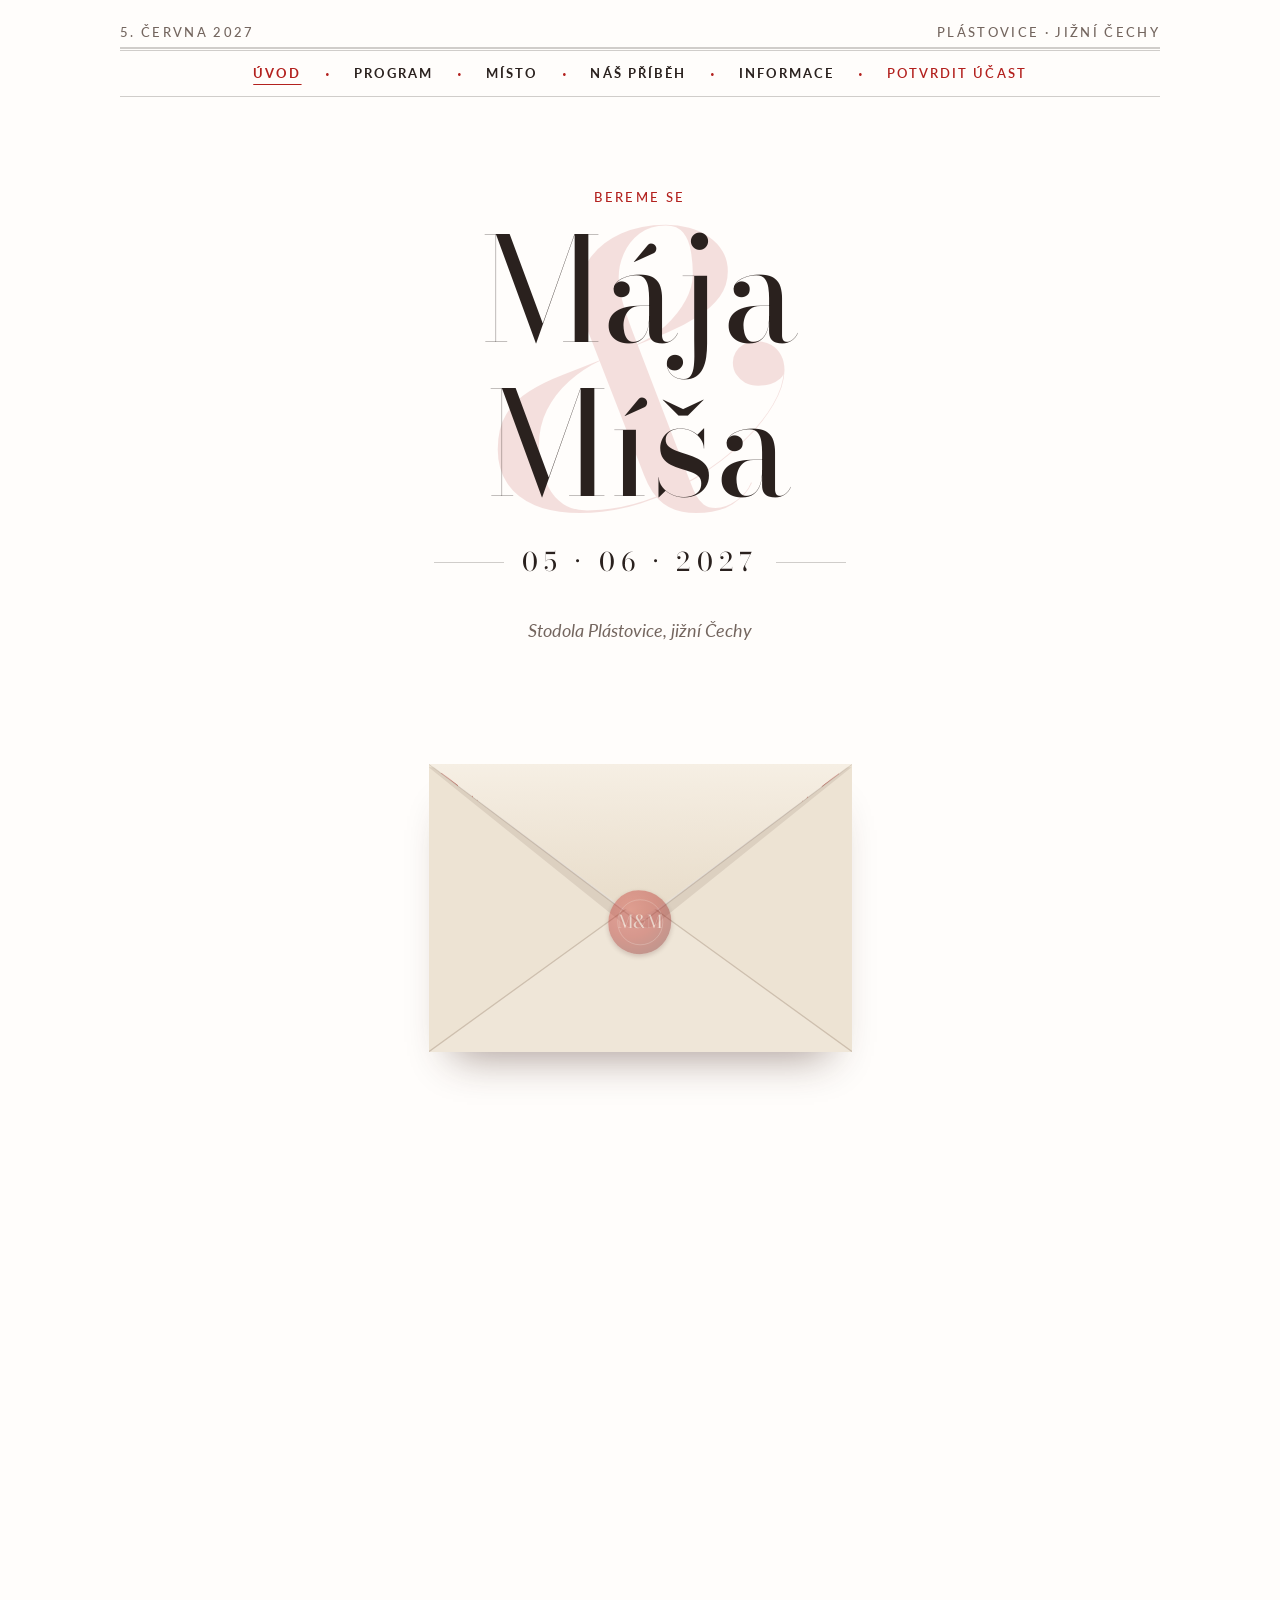
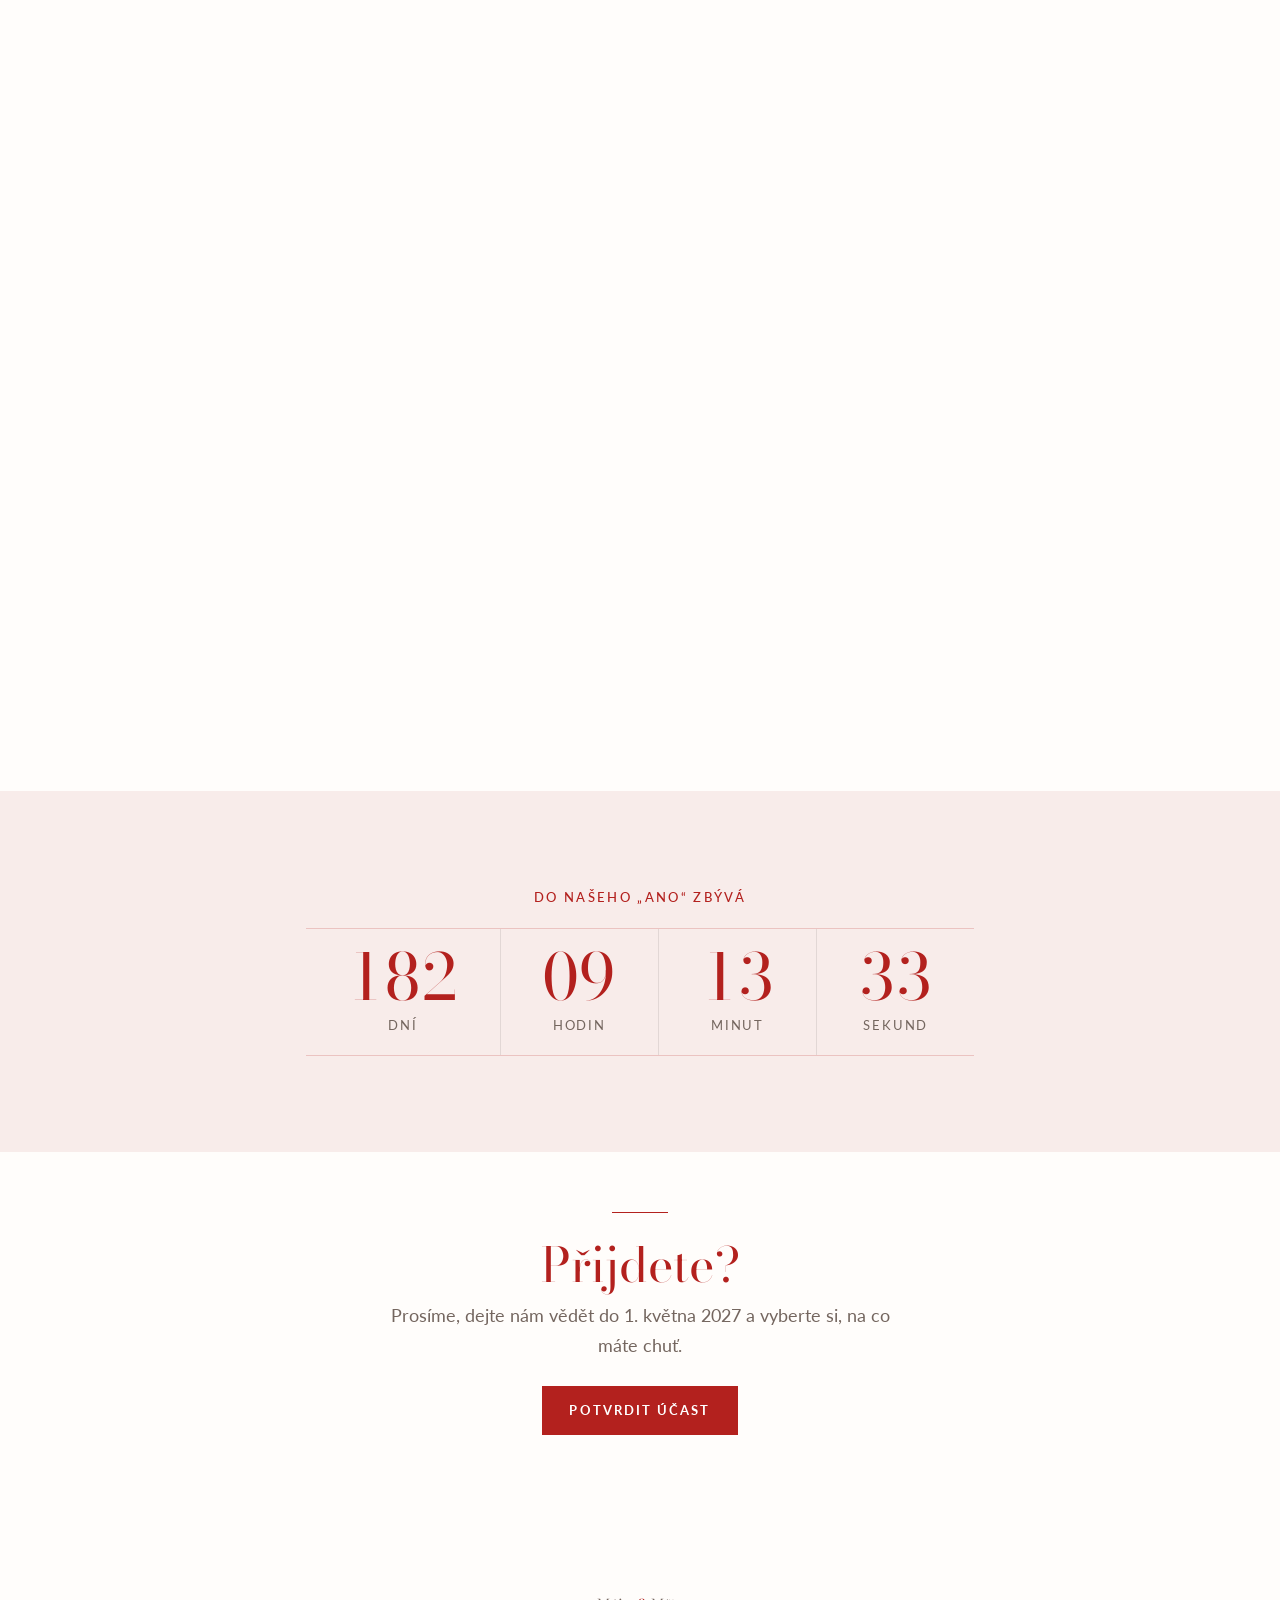
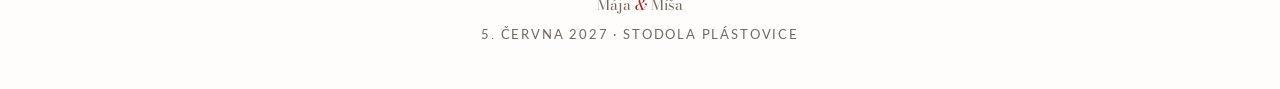
<file: index.html>
<!doctype html>
<html lang="cs">
<head>
  <meta charset="utf-8">
  <meta name="viewport" content="width=device-width, initial-scale=1">
  <title>Mája &amp; Míša · 5. 6. 2027</title>
  <meta name="description" content="Svatba Máji a Míši – 5. června 2027, Stodola Plástovice.">
  <!-- not listed in search engines: the site is only for invited guests -->
  <meta name="robots" content="noindex, nofollow">
  <!-- link preview (WhatsApp, Messenger, …) -->
  <meta property="og:type" content="website">
  <meta property="og:title" content="Mája &amp; Míša · 5. 6. 2027">
  <meta property="og:description" content="Svatba Máji a Míši – 5. června 2027, Stodola Plástovice.">
  <meta property="og:url" content="https://klarafoundbug.github.io/maja-svatba/">
  <meta property="og:image" content="https://klarafoundbug.github.io/maja-svatba/img/og.jpg">
  <meta property="og:image:width" content="1200">
  <meta property="og:image:height" content="630">
  <meta property="og:locale" content="cs_CZ">
  <meta name="twitter:card" content="summary_large_image">
  <link rel="icon" href="img/favicon.svg?v=cat1" type="image/svg+xml">
  <link rel="preconnect" href="https://fonts.googleapis.com">
  <link rel="preconnect" href="https://fonts.gstatic.com" crossorigin>
  <link href="https://fonts.googleapis.com/css2?family=Bodoni+Moda:ital,opsz,wght@0,6..96,400;0,6..96,500;1,6..96,400&family=Lato:wght@400;700&display=swap" rel="stylesheet">
  <link rel="stylesheet" href="css/style.css">
  <script src="js/config.js"></script>
  <script src="js/main.js" defer></script>
</head>
<body data-page="index">
  <header data-masthead>
    <!-- záložní menu, kdyby se nenačetl JavaScript (main.js ho nahradí) -->
    <nav class="nav"><ul class="nav__list" style="display:flex"><li><a href="index.html">Úvod</a></li><li><a href="program.html">Program</a></li><li><a href="misto.html">Místo</a></li><li><a href="pribeh.html">Náš příběh</a></li><li><a href="info.html">Informace</a></li></ul></nav>
  </header>

  <main>
    <section class="intro">
      <span class="smallcaps kicker">Bereme se</span>
      <h1 class="intro__names"><span class="intro__name">Mája</span> <span class="amp" aria-hidden="true">&amp;</span><span class="visually-hidden">a</span> <span class="intro__name">Míša</span></h1>
      <p class="intro__date">05 · 06 · 2027</p>
      <p class="intro__place">Stodola Plástovice, jižní Čechy</p>
    </section>

    <!-- Obálka s pozvánkou – otevře se při scrollování -->
    <section class="envelope-stage" data-envelope-stage aria-label="Pozvánka">
      <div class="envelope-sticky">
        <div class="envelope-scene" data-env-scene>
          <div class="envelope">
            <div class="env-back"></div>
            <div class="env-card-clip">
              <!-- Sem pak fotku/sken skutečné pozvánky (na výšku, poměr cca 5:7) -->
              <img class="env-card" src="img/pozvanka.svg" alt="Pozvánka: Mája a Míša, 5. 6. 2027, obřad ve 13:00, Stodola Plástovice">
            </div>
            <svg class="env-front" viewBox="0 0 100 68" preserveAspectRatio="none" aria-hidden="true">
              <!-- boční chlopně -->
              <path d="M0 0 L49 37 Q50 37.8 51 37 L100 0 L100 68 L0 68Z" fill="var(--env-side)"/>
              <!-- spodní chlopeň -->
              <path d="M0 68 L47 34 Q50 32 53 34 L100 68Z" fill="var(--env-bottom)"/>
              <path d="M0 0 L49 37 Q50 37.8 51 37 L100 0" fill="none" stroke="rgba(90,60,40,.18)" stroke-width=".3"/>
              <path d="M0 68 L47 34 Q50 32 53 34 L100 68" fill="none" stroke="rgba(90,60,40,.22)" stroke-width=".3"/>
            </svg>
            <div class="env-flap-shadow"></div>
            <div class="env-flap" data-env-flap>
              <div class="env-flap__face env-flap__face--out"></div>
              <div class="env-flap__face env-flap__face--in"></div>
            </div>
            <div class="env-seal" aria-hidden="true"><span>M&amp;M</span></div>
          </div>
        </div>
      </div>
    </section>

    <section class="countdown band band--tint" aria-label="Odpočet do svatby">
      <span class="smallcaps kicker">Do našeho „ano“ zbývá</span>
      <div class="countdown__grid" data-countdown>
        <div><span data-cd="days">0</span><small>dní</small></div>
        <div><span data-cd="hours">00</span><small>hodin</small></div>
        <div><span data-cd="minutes">00</span><small>minut</small></div>
        <div><span data-cd="seconds">00</span><small>sekund</small></div>
      </div>
    </section>

    <section class="rsvp">
      <p class="fleuron" aria-hidden="true"></p>
      <h2>Přijdete?</h2>
      <p>Prosíme, dejte nám vědět do 1. května 2027 a vyberte si, na co máte chuť.</p>
      <a class="btn" data-rsvp href="#" target="_blank" rel="noopener">Potvrdit účast</a>
    </section>
  </main>

  <footer data-footer></footer>
</body>
</html>
</file>
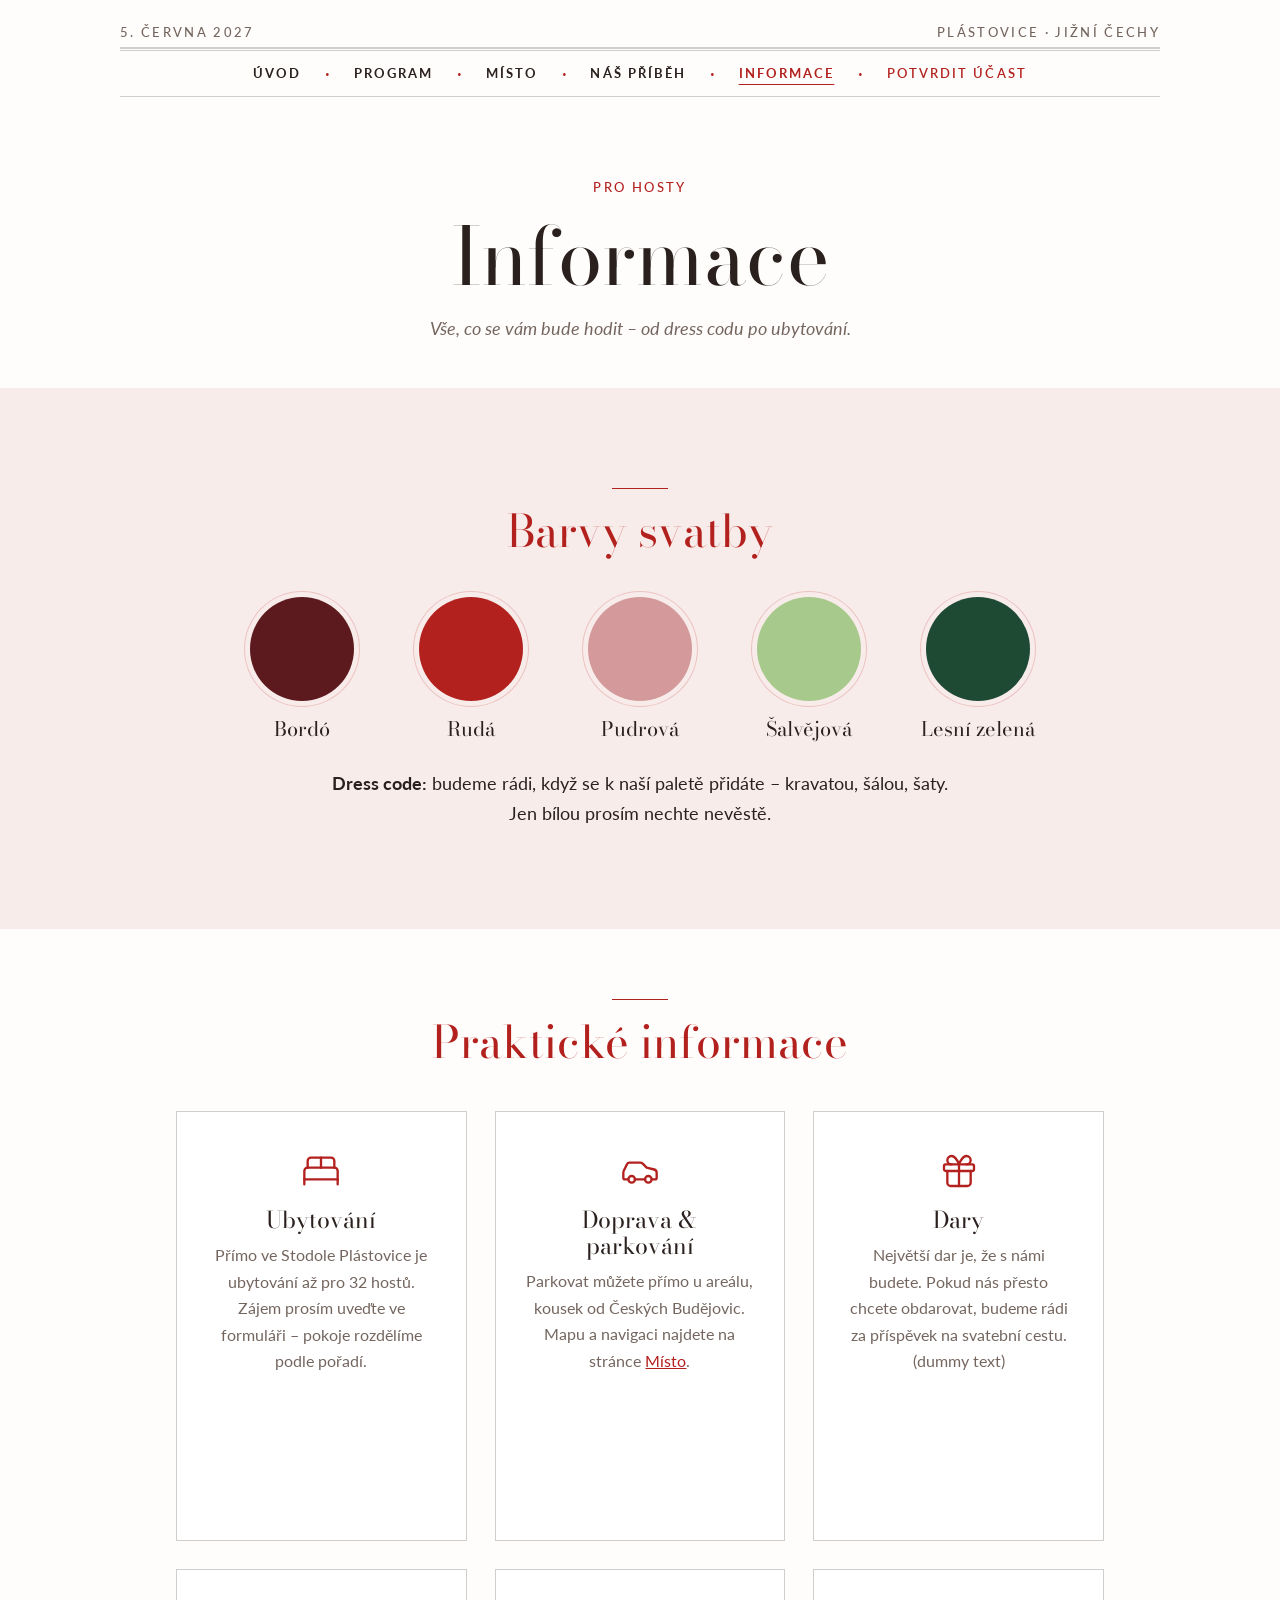
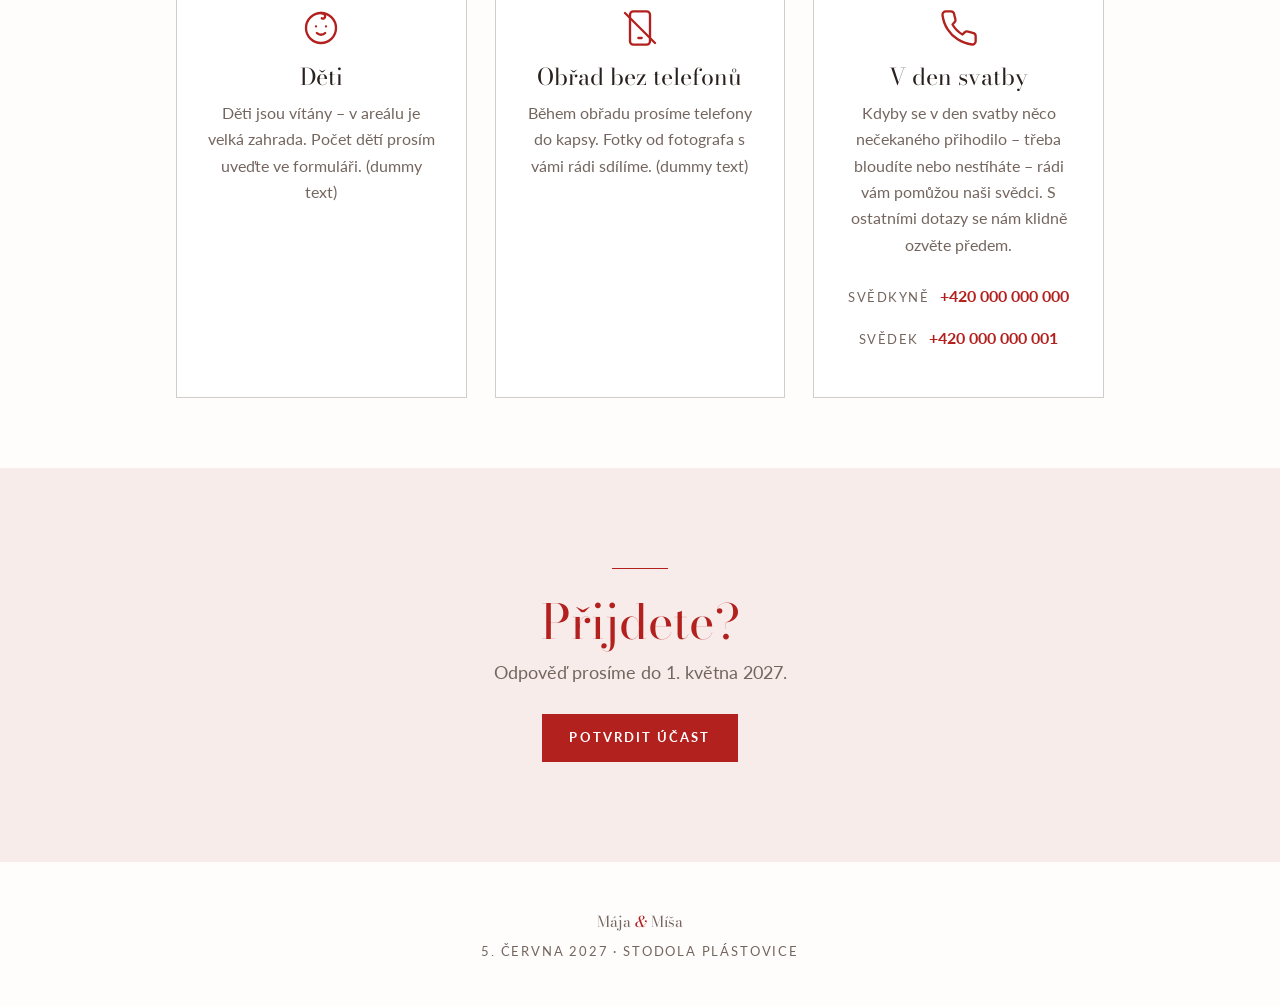
<file: info.html>
<!doctype html>
<html lang="cs">
<head>
  <meta charset="utf-8">
  <meta name="viewport" content="width=device-width, initial-scale=1">
  <title>Informace · Mája &amp; Míša</title>
  <meta name="description" content="Barvy svatby, dress code, ubytování a další praktické informace.">
  <!-- not listed in search engines: the site is only for invited guests -->
  <meta name="robots" content="noindex, nofollow">
  <!-- link preview (WhatsApp, Messenger, …) -->
  <meta property="og:type" content="website">
  <meta property="og:title" content="Informace · Mája &amp; Míša">
  <meta property="og:description" content="Barvy svatby, dress code, ubytování a další praktické informace.">
  <meta property="og:url" content="https://klarafoundbug.github.io/maja-svatba/info.html">
  <meta property="og:image" content="https://klarafoundbug.github.io/maja-svatba/img/og.jpg">
  <meta property="og:image:width" content="1200">
  <meta property="og:image:height" content="630">
  <meta property="og:locale" content="cs_CZ">
  <meta name="twitter:card" content="summary_large_image">
  <link rel="icon" href="img/favicon.svg?v=cat1" type="image/svg+xml">
  <link rel="preconnect" href="https://fonts.googleapis.com">
  <link rel="preconnect" href="https://fonts.gstatic.com" crossorigin>
  <link href="https://fonts.googleapis.com/css2?family=Bodoni+Moda:ital,opsz,wght@0,6..96,400;0,6..96,500;1,6..96,400&family=Lato:wght@400;700&display=swap" rel="stylesheet">
  <link rel="stylesheet" href="css/style.css">
  <script src="js/config.js"></script>
  <script src="js/main.js" defer></script>
</head>
<body data-page="info">
  <header data-masthead>
    <!-- záložní menu, kdyby se nenačetl JavaScript (main.js ho nahradí) -->
    <nav class="nav"><ul class="nav__list" style="display:flex"><li><a href="index.html">Úvod</a></li><li><a href="program.html">Program</a></li><li><a href="misto.html">Místo</a></li><li><a href="pribeh.html">Náš příběh</a></li><li><a href="info.html">Informace</a></li></ul></nav>
  </header>

  <main class="wrap">
    <section class="page-head">
      <span class="smallcaps kicker">Pro hosty</span>
      <h1>Informace</h1>
      <p>Vše, co se vám bude hodit – od dress codu po ubytování.</p>
    </section>

    <section class="section band band--tint" id="barvy">
      <div class="section__title">
        <p class="fleuron" aria-hidden="true"></p>
        <h2>Barvy svatby</h2>
      </div>
      <ul class="palette">
        <li style="--c:#5C1A1E"><span class="palette__dot"></span>Bordó</li>
        <li style="--c:#B3211E"><span class="palette__dot"></span>Rudá</li>
        <li style="--c:#D4999A"><span class="palette__dot"></span>Pudrová</li>
        <li style="--c:#A8C98C"><span class="palette__dot"></span>Šalvějová</li>
        <li style="--c:#1E4A33"><span class="palette__dot"></span>Lesní zelená</li>
      </ul>
      <p class="centered-text"><strong>Dress code:</strong> budeme rádi, když se k naší paletě přidáte – kravatou, šálou, šaty. Jen bílou prosím nechte nevěstě.</p>

    </section>

    <section class="section" id="prakticke">
      <div class="section__title">
        <p class="fleuron" aria-hidden="true"></p>
        <h2>Praktické informace</h2>
      </div>
      <div class="notes">
        <div class="note">
          <div class="note__icon" aria-hidden="true"><svg viewBox="0 0 24 24"><path d="M2 20v-8a2 2 0 0 1 2-2h16a2 2 0 0 1 2 2v8"/><path d="M4 10V6a2 2 0 0 1 2-2h12a2 2 0 0 1 2 2v4"/><path d="M12 4v6"/><path d="M2 17h20"/></svg></div>
          <h3>Ubytování</h3>
          <p>Přímo ve Stodole Plástovice je ubytování až pro 32 hostů. Zájem prosím uveďte ve formuláři – pokoje rozdělíme podle pořadí.</p>
        </div>
        <div class="note">
          <div class="note__icon" aria-hidden="true"><svg viewBox="0 0 24 24"><path d="M19 17h2a1 1 0 0 0 1-1v-3a2 2 0 0 0-1.5-1.9L16 10l-2.2-2.3A2.5 2.5 0 0 0 12 7H5.6a1.5 1.5 0 0 0-1.4.9L2.8 10.8A3.7 3.7 0 0 0 2 13v3a1 1 0 0 0 1 1h2"/><circle cx="7" cy="17" r="2"/><path d="M9 17h6"/><circle cx="17" cy="17" r="2"/></svg></div>
          <h3>Doprava &amp; parkování</h3>
          <p>Parkovat můžete přímo u areálu, kousek od Českých Budějovic. Mapu a navigaci najdete na stránce <a href="misto.html">Místo</a>.</p>
        </div>
        <div class="note">
          <div class="note__icon" aria-hidden="true"><svg viewBox="0 0 24 24"><rect x="3" y="8" width="18" height="4" rx="1"/><path d="M12 8v13"/><path d="M19 12v7a2 2 0 0 1-2 2H7a2 2 0 0 1-2-2v-7"/><path d="M7.5 8a2.5 2.5 0 0 1 0-5C10 3 12 8 12 8s2-5 4.5-5a2.5 2.5 0 0 1 0 5"/></svg></div>
          <h3>Dary</h3>
          <p>Největší dar je, že s námi budete. Pokud nás přesto chcete obdarovat, budeme rádi za příspěvek na svatební cestu. (dummy text)</p>
        </div>
        <div class="note">
          <div class="note__icon" aria-hidden="true"><svg viewBox="0 0 24 24"><circle cx="12" cy="12" r="9"/><path d="M9 11h.01M15 11h.01"/><path d="M9.5 15a3.5 3.5 0 0 0 5 0"/><path d="M12 3c1.5 0 2.5 1 2.5 2s-1 1.7-2 1.2"/></svg></div>
          <h3>Děti</h3>
          <p>Děti jsou vítány – v areálu je velká zahrada. Počet dětí prosím uveďte ve formuláři. (dummy text)</p>
        </div>
        <div class="note">
          <div class="note__icon" aria-hidden="true"><svg viewBox="0 0 24 24"><rect x="6" y="2" width="12" height="20" rx="2"/><path d="M11 18h2"/><path d="M3 3l18 18"/></svg></div>
          <h3>Obřad bez telefonů</h3>
          <p>Během obřadu prosíme telefony do kapsy. Fotky od fotografa s vámi rádi sdílíme. (dummy text)</p>
        </div>
        <div class="note" id="kontakt">
          <div class="note__icon" aria-hidden="true"><svg viewBox="0 0 24 24"><path d="M22 16.9v3a2 2 0 0 1-2.2 2 19.8 19.8 0 0 1-8.6-3.1 19.5 19.5 0 0 1-6-6A19.8 19.8 0 0 1 2.1 4.2 2 2 0 0 1 4.1 2h3a2 2 0 0 1 2 1.7c.1.9.4 1.9.7 2.8a2 2 0 0 1-.5 2.1L8.1 9.9a16 16 0 0 0 6 6l1.3-1.3a2 2 0 0 1 2.1-.4c.9.3 1.9.6 2.8.7a2 2 0 0 1 1.7 2z"/></svg></div>
          <h3>V den svatby</h3>
          <p>Kdyby se v den svatby něco nečekaného přihodilo – třeba bloudíte nebo nestíháte – rádi vám pomůžou naši svědci. S ostatními dotazy se nám klidně ozvěte předem.</p>
          <div class="call">
            <a class="call__btn" href="tel:+420000000000"><span>Svědkyně</span> +420 000 000 000</a>
            <a class="call__btn" href="tel:+420000000001"><span>Svědek</span> +420 000 000 001</a>
          </div>
        </div>
      </div>
    </section>

    <section class="rsvp band band--tint">
      <p class="fleuron" aria-hidden="true"></p>
      <h2>Přijdete?</h2>
      <p>Odpověď prosíme do 1. května 2027.</p>
      <a class="btn" data-rsvp href="#" target="_blank" rel="noopener">Potvrdit účast</a>
    </section>
  </main>

  <footer data-footer></footer>
</body>
</html>
</file>
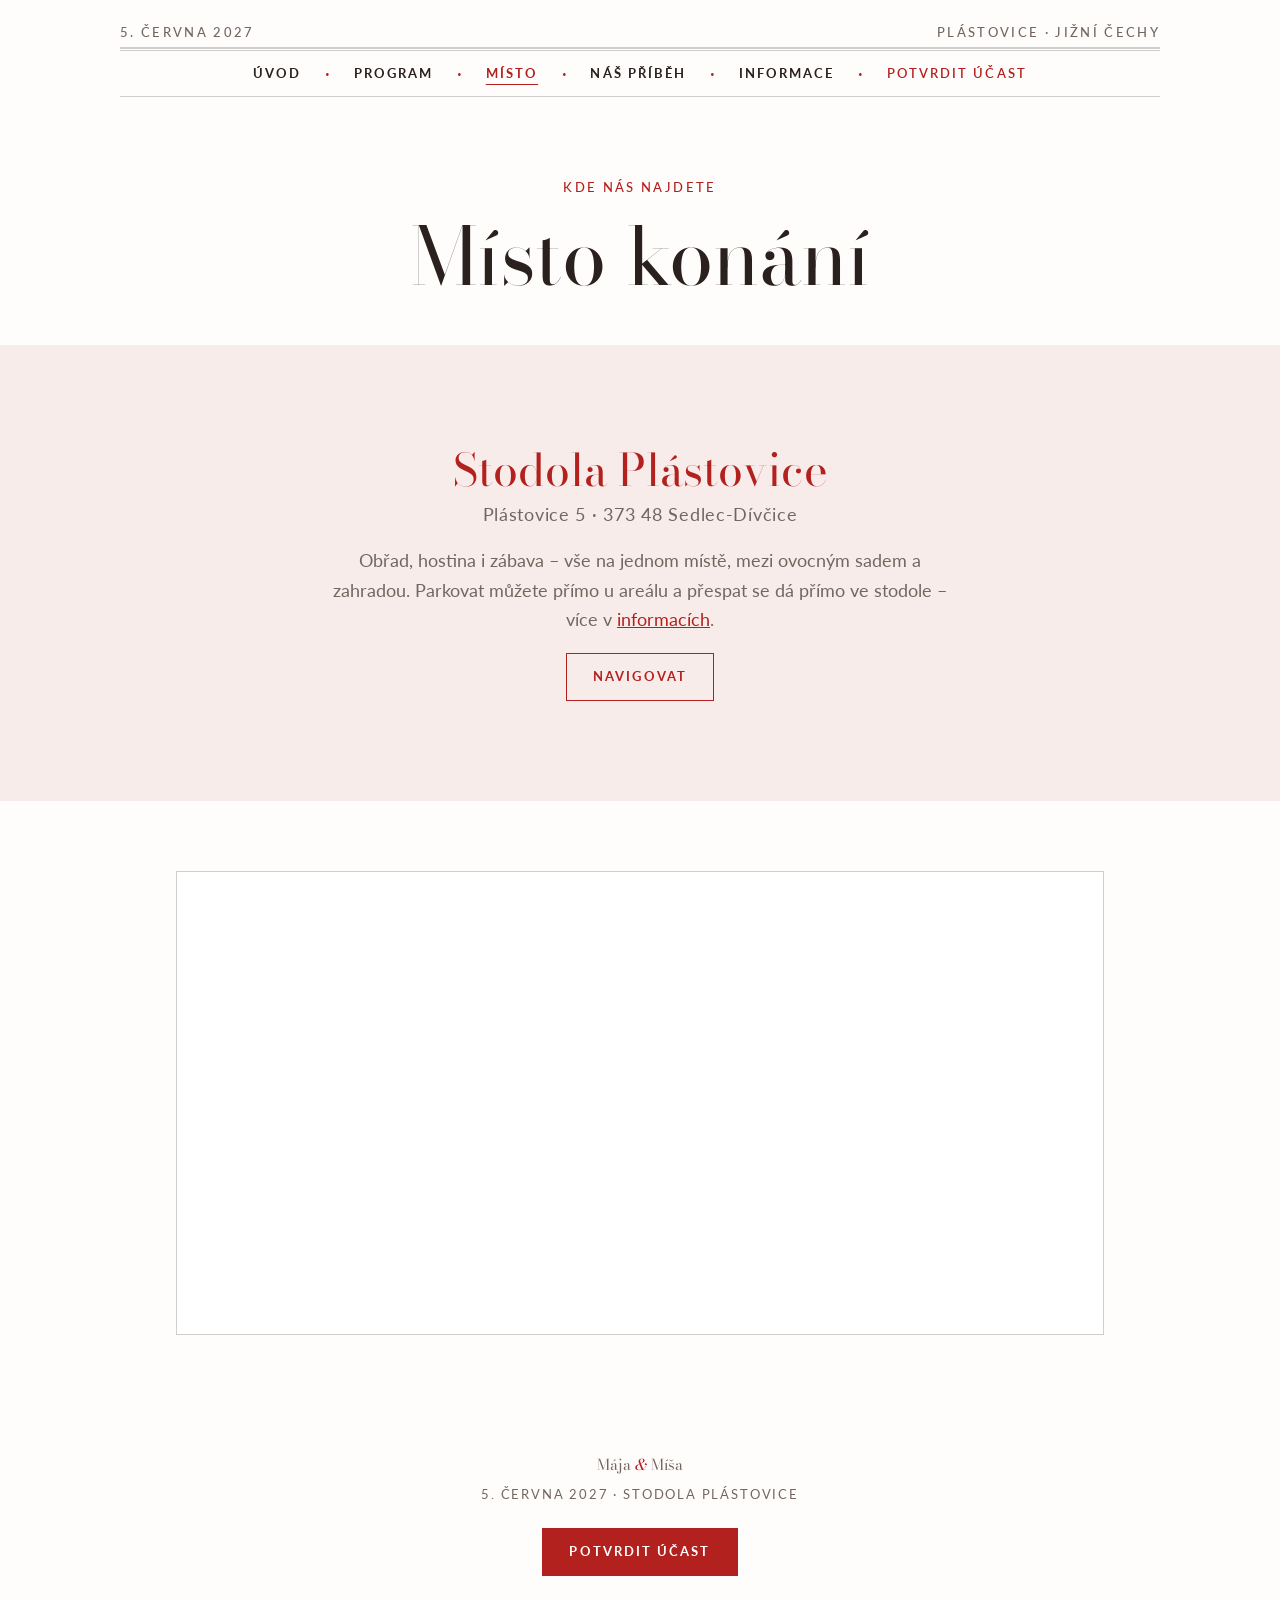
<file: misto.html>
<!doctype html>
<html lang="cs">
<head>
  <meta charset="utf-8">
  <meta name="viewport" content="width=device-width, initial-scale=1">
  <title>Místo · Mája &amp; Míša</title>
  <meta name="description" content="Místo konání svatby – Stodola Plástovice, mapa a doprava.">
  <!-- not listed in search engines: the site is only for invited guests -->
  <meta name="robots" content="noindex, nofollow">
  <!-- link preview (WhatsApp, Messenger, …) -->
  <meta property="og:type" content="website">
  <meta property="og:title" content="Místo · Mája &amp; Míša">
  <meta property="og:description" content="Místo konání svatby – Stodola Plástovice, mapa a doprava.">
  <meta property="og:url" content="https://klarafoundbug.github.io/maja-svatba/misto.html">
  <meta property="og:image" content="https://klarafoundbug.github.io/maja-svatba/img/og.jpg">
  <meta property="og:image:width" content="1200">
  <meta property="og:image:height" content="630">
  <meta property="og:locale" content="cs_CZ">
  <meta name="twitter:card" content="summary_large_image">
  <link rel="icon" href="img/favicon.svg?v=cat1" type="image/svg+xml">
  <link rel="preconnect" href="https://fonts.googleapis.com">
  <link rel="preconnect" href="https://fonts.gstatic.com" crossorigin>
  <link href="https://fonts.googleapis.com/css2?family=Bodoni+Moda:ital,opsz,wght@0,6..96,400;0,6..96,500;1,6..96,400&family=Lato:wght@400;700&display=swap" rel="stylesheet">
  <link rel="stylesheet" href="css/style.css">
  <script src="js/config.js"></script>
  <script src="js/main.js" defer></script>
</head>
<body data-page="misto">
  <header data-masthead>
    <!-- záložní menu, kdyby se nenačetl JavaScript (main.js ho nahradí) -->
    <nav class="nav"><ul class="nav__list" style="display:flex"><li><a href="index.html">Úvod</a></li><li><a href="program.html">Program</a></li><li><a href="misto.html">Místo</a></li><li><a href="pribeh.html">Náš příběh</a></li><li><a href="info.html">Informace</a></li></ul></nav>
  </header>

  <main class="wrap">
    <section class="page-head">
      <span class="smallcaps kicker">Kde nás najdete</span>
      <h1>Místo konání</h1>
    </section>

    <section class="band band--tint">
      <div class="venue">
        <div class="venue__info">
          <h2>Stodola Plástovice</h2>
          <address>Plástovice 5 · 373 48 Sedlec-Dívčice</address>
          <p>Obřad, hostina i zábava – vše na jednom místě, mezi ovocným sadem a zahradou. Parkovat můžete přímo u areálu a přespat se dá přímo ve stodole – více v <a href="info.html#prakticke">informacích</a>.</p>
          <a class="btn btn--ghost" href="https://maps.google.com/?q=Stodola+Pl%C3%A1stovice,+Pl%C3%A1stovice+5" target="_blank" rel="noopener">Navigovat</a>
        </div>
      </div>
    </section>

    <section class="section">
      <div class="venue">
        <div class="map">
          <iframe title="Mapa – Stodola Plástovice" loading="lazy" referrerpolicy="no-referrer-when-downgrade"
            src="https://www.google.com/maps?q=Stodola+Pl%C3%A1stovice,+Pl%C3%A1stovice+5,+Sedlec-D%C3%ADv%C4%8Dice&amp;z=13&amp;output=embed"></iframe>
        </div>
      </div>
    </section>
  </main>

  <footer data-footer></footer>
</body>
</html>
</file>
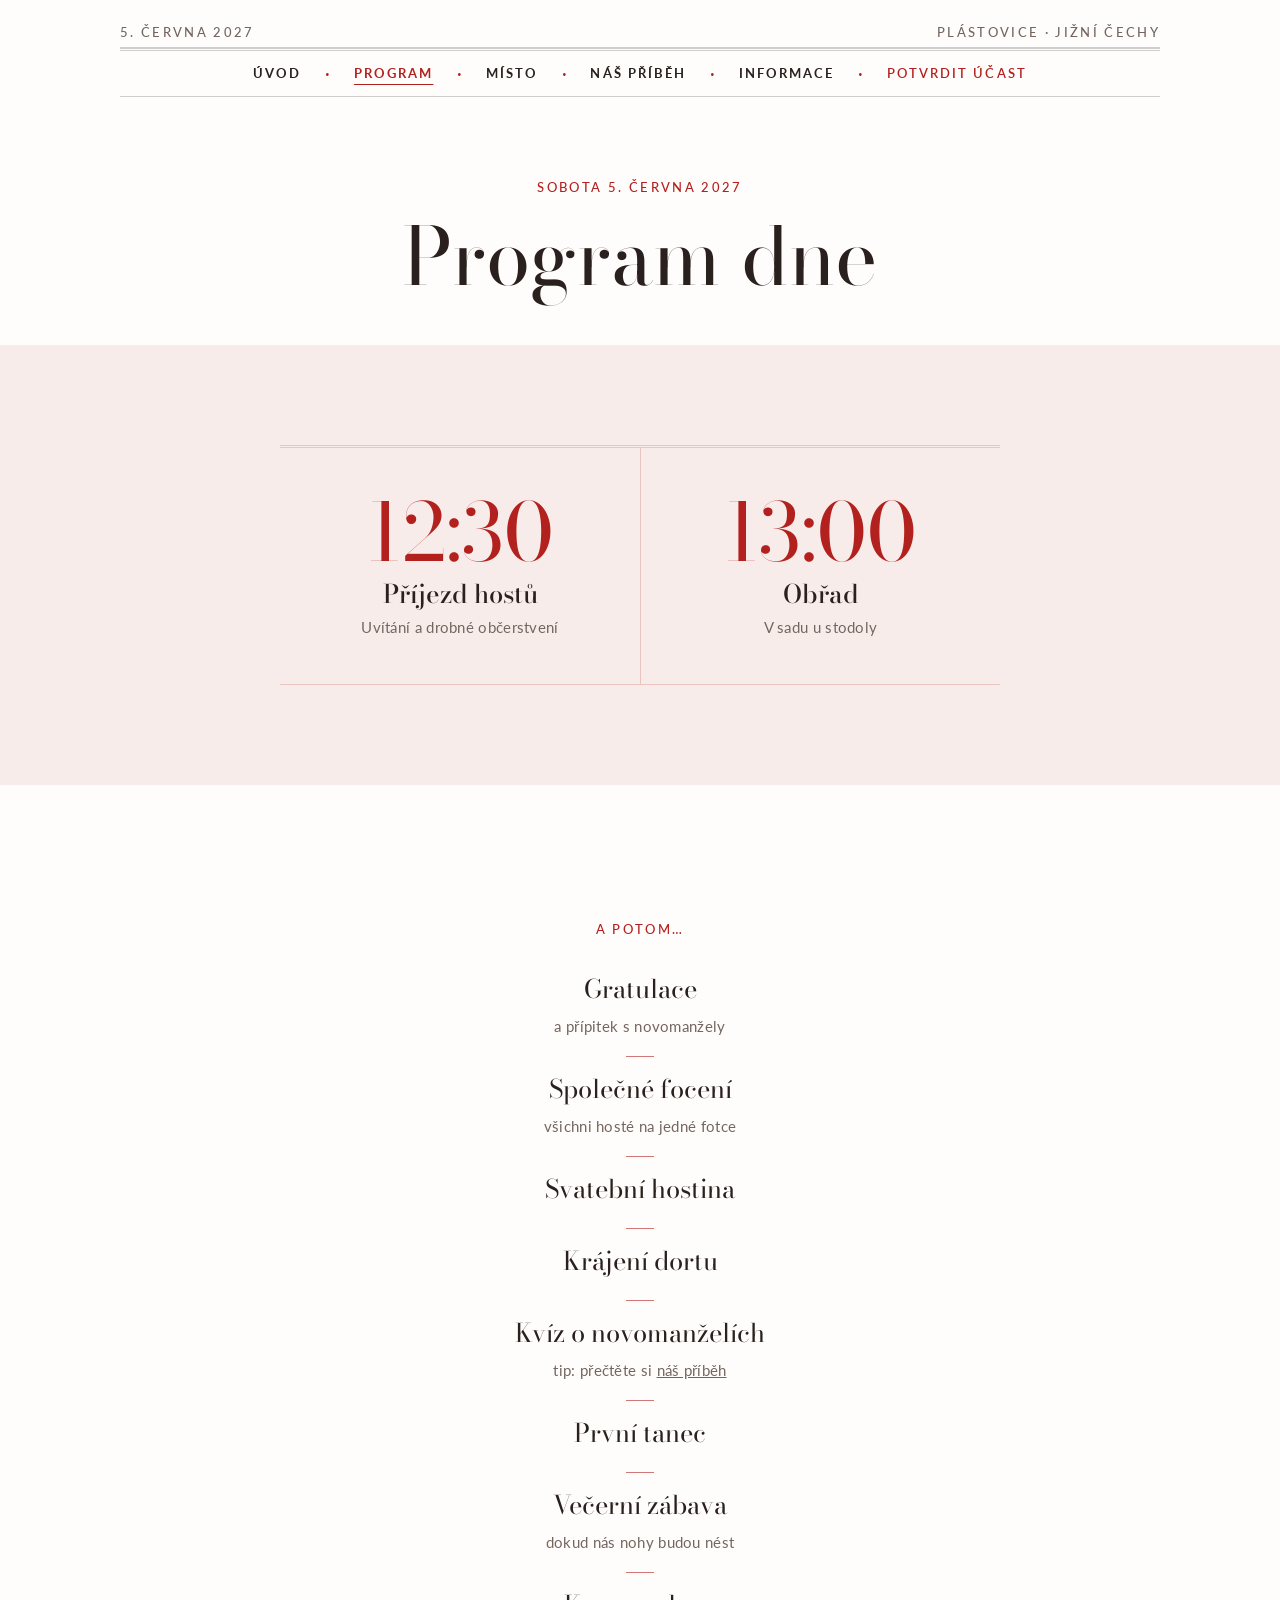
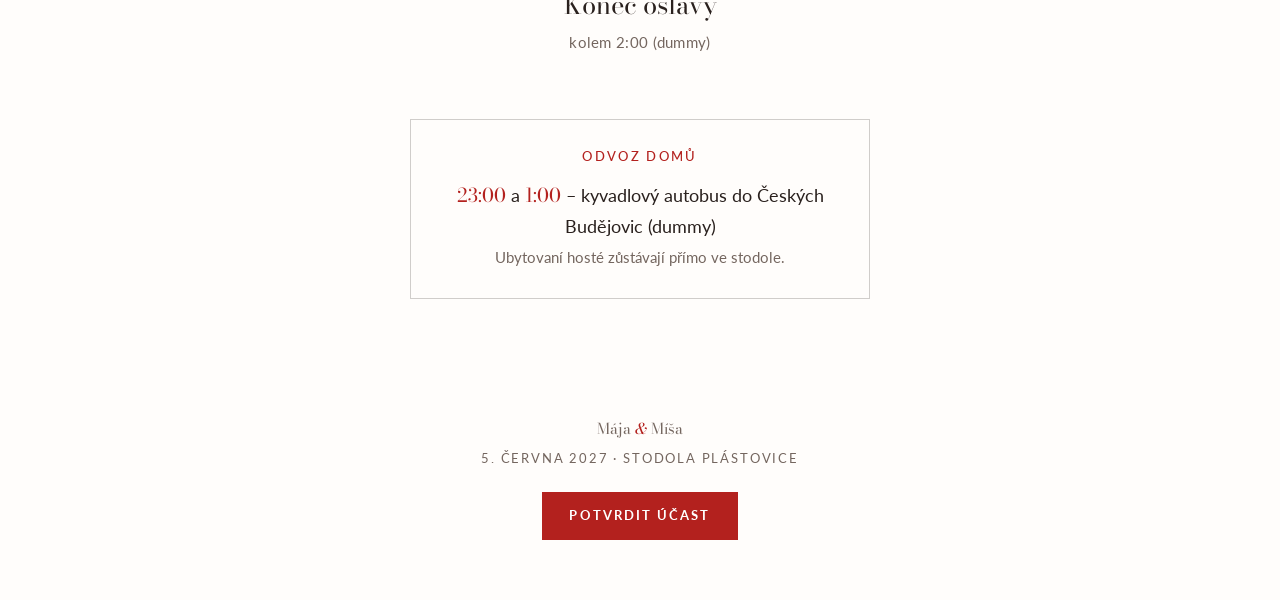
<file: program.html>
<!doctype html>
<html lang="cs">
<head>
  <meta charset="utf-8">
  <meta name="viewport" content="width=device-width, initial-scale=1">
  <title>Program · Mája &amp; Míša</title>
  <meta name="description" content="Program svatebního dne a místo konání – Stodola Plástovice.">
  <!-- not listed in search engines: the site is only for invited guests -->
  <meta name="robots" content="noindex, nofollow">
  <!-- link preview (WhatsApp, Messenger, …) -->
  <meta property="og:type" content="website">
  <meta property="og:title" content="Program · Mája &amp; Míša">
  <meta property="og:description" content="Program svatebního dne a místo konání – Stodola Plástovice.">
  <meta property="og:url" content="https://klarafoundbug.github.io/maja-svatba/program.html">
  <meta property="og:image" content="https://klarafoundbug.github.io/maja-svatba/img/og.jpg">
  <meta property="og:image:width" content="1200">
  <meta property="og:image:height" content="630">
  <meta property="og:locale" content="cs_CZ">
  <meta name="twitter:card" content="summary_large_image">
  <link rel="icon" href="img/favicon.svg?v=cat1" type="image/svg+xml">
  <link rel="preconnect" href="https://fonts.googleapis.com">
  <link rel="preconnect" href="https://fonts.gstatic.com" crossorigin>
  <link href="https://fonts.googleapis.com/css2?family=Bodoni+Moda:ital,opsz,wght@0,6..96,400;0,6..96,500;1,6..96,400&family=Lato:wght@400;700&display=swap" rel="stylesheet">
  <link rel="stylesheet" href="css/style.css">
  <script src="js/config.js"></script>
  <script src="js/main.js" defer></script>
</head>
<body data-page="program">
  <header data-masthead>
    <!-- záložní menu, kdyby se nenačetl JavaScript (main.js ho nahradí) -->
    <nav class="nav"><ul class="nav__list" style="display:flex"><li><a href="index.html">Úvod</a></li><li><a href="program.html">Program</a></li><li><a href="misto.html">Místo</a></li><li><a href="pribeh.html">Náš příběh</a></li><li><a href="info.html">Informace</a></li></ul></nav>
  </header>

  <main class="wrap">
    <section class="page-head">
      <span class="smallcaps kicker">Sobota 5. června 2027</span>
      <h1>Program dne</h1>
    </section>

    <section class="band band--tint">
      <div class="times">
        <div class="time">
          <div class="time__clock">12:30</div>
          <h3>Příjezd hostů</h3>
          <p>Uvítání a drobné občerstvení</p>
        </div>
        <div class="time">
          <div class="time__clock">13:00</div>
          <h3>Obřad</h3>
          <p>V sadu u stodoly</p>
        </div>
      </div>
    </section>

    <section class="section">
      <div class="then">
        <span class="smallcaps kicker">A potom…</span>
        <ul class="then__list">
          <li>Gratulace <span>a přípitek s novomanžely</span></li>
          <li>Společné focení <span>všichni hosté na jedné fotce</span></li>
          <li>Svatební hostina</li>
          <li>Krájení dortu</li>
          <li>Kvíz o novomanželích <span>tip: přečtěte si <a href="pribeh.html">náš příběh</a></span></li>
          <li>První tanec</li>
          <li>Večerní zábava <span>dokud nás nohy budou nést</span></li>
          <li>Konec oslavy <span>kolem 2:00 (dummy)</span></li>
        </ul>
        <div class="ride">
          <span class="smallcaps kicker">Odvoz domů</span>
          <p><strong>23:00</strong> a <strong>1:00</strong> – kyvadlový autobus do Českých Budějovic (dummy)</p>
          <p>Ubytovaní hosté zůstávají přímo ve stodole.</p>
        </div>
      </div>
    </section>

  </main>

  <footer data-footer></footer>
</body>
</html>
</file>
<file: css/style.css>
/* ==========================================================
   Mája & Míša – svatební web
   Klasický, klidný styl s lehkým nádechem starých novin.
   ========================================================== */
:root {
  /* Paleta svatby – 2. barva (rudá) je hlavní */
  --burgundy: #5C1A1E;
  --red: #B3211E;
  --rose: #D4999A;
  --sage-light: #A8C98C;
  --forest: #1E4A33;

  /* only two backgrounds: warm white + a light tint of the red */
  --paper: #FFFDFB;
  --paper-light: #FFFFFF;
  --tint: #F8ECEA;
  --ink: #2A211E;
  --muted: #74665F;
  --rule: rgba(42, 33, 30, .22);
  --rule-soft: rgba(42, 33, 30, .1);

  /* one typeface for the whole site */
  /* headings & names: sharp, high-contrast serif */
  --display: "Bodoni Moda", Didot, "Bodoni 72", Georgia, serif;
  /* running text, labels, menu, buttons */
  --sans: "Lato", "Helvetica Neue", Arial, sans-serif;


  --gutter: clamp(16px, 5vw, 56px);
  --maxw: 1040px;

  --env-front: #F2EADD;
  --env-side: #EDE3D3;
  --env-bottom: #EFE6D8;
}

*, *::before, *::after { box-sizing: border-box; }
html { -webkit-text-size-adjust: 100%; }
body {
  margin: 0;
  color: var(--ink);
  font-family: var(--sans);
  font-size: clamp(16.5px, .3vw + 15px, 18px);
  font-weight: 400;
  line-height: 1.65;
  background-color: var(--paper);
  /* jemná textura papíru */
  overflow-x: hidden;
}
img { max-width: 100%; display: block; }
a { color: inherit; }
h1, h2, h3 { font-family: var(--display); font-weight: 400; line-height: 1.12; margin: 0; }
h2 { color: var(--red); }
p { margin: 0 0 1em; }
.amp { font-family: var(--display); font-style: italic; color: var(--red); font-weight: 400; }

.smallcaps { font-family: var(--sans); font-size: 13px; letter-spacing: .18em; text-transform: uppercase; font-weight: 500; }
.kicker { color: var(--red); margin-bottom: .8rem; display: block; }

.btn {
  display: inline-block; text-decoration: none;
  font-family: var(--sans); font-size: 13px; font-weight: 700; letter-spacing: .16em; text-transform: uppercase;
  color: var(--paper-light); background: var(--red); border: 1px solid var(--red);
  padding: .95em 2em; transition: background .3s, color .3s;
}
.btn:hover, .btn:focus-visible { background: transparent; color: var(--red); }
.btn--ghost { background: transparent; color: var(--red); }
.btn--ghost:hover, .btn--ghost:focus-visible { background: var(--red); color: var(--paper-light); }

.wrap { max-width: var(--maxw); margin: 0 auto; padding: 0 var(--gutter); }
.fleuron { width: 56px; height: 1px; margin: 0 auto 1.1rem; background: var(--red); }

/* ==========================================================
   HLAVIČKA (masthead)
   ========================================================== */
/* celá hlavička je sticky, horní řádek s datem odjede pryč a zůstane jen menu */
.masthead {
  --top-h: 48px;
  position: sticky; top: calc(-1 * var(--top-h)); z-index: 20;
  background: inherit; /* papír + textura z body */
  padding: 18px var(--gutter) 0;
}
.masthead__top {
  display: flex; justify-content: space-between; align-items: center; gap: 1rem;
  max-width: var(--maxw); margin: 0 auto;
  height: calc(var(--top-h) - 18px); border-bottom: 1px solid var(--rule); color: var(--muted);
}
.nav { max-width: var(--maxw); margin: 0 auto; border-top: 3px double var(--rule); border-bottom: 1px solid var(--rule); }
.nav__list { list-style: none; margin: 0; padding: 0; display: flex; justify-content: center; align-items: center; flex-wrap: wrap; }
.nav__list li { display: flex; align-items: center; }
.nav__list li + li::before { content: "·"; color: var(--red); padding: 0 .2rem; }
.nav__list a {
  display: block; text-decoration: none; padding: 12px clamp(.6rem, 1.6vw, 1.4rem);
  font-family: var(--sans); font-size: 13px; font-weight: 700; letter-spacing: .16em; text-transform: uppercase;
}
.nav__list a:hover, .nav__list a[aria-current="page"] { color: var(--red); }
.nav__list a[aria-current="page"] { text-decoration: underline; text-underline-offset: 6px; text-decoration-thickness: 1px; }
.nav__list .nav__rsvp { color: var(--red); font-weight: 600; }
.nav__burger { display: none; }

/* telefony a tablety: tenký pruh s tlačítkem Menu, menu přes celou obrazovku */
@media (max-width: 1023px) {
  .masthead { --top-h: 0px; top: 0; padding: 0 var(--gutter); }
  .masthead__top { display: none; }
  .nav { display: flex; justify-content: center; border-top: 0; }
  .nav__burger {
    display: flex; align-items: center; gap: .7rem; background: none; border: 0; cursor: pointer;
    font: inherit; font-family: var(--sans); font-size: 13px; font-weight: 700; letter-spacing: .2em; text-transform: uppercase; color: var(--ink); padding: 14px;
    position: relative; z-index: 2;
  }
  .nav__burger i { display: grid; gap: 5px; }
  .nav__burger i::before, .nav__burger i::after { content: ""; display: block; width: 22px; height: 1px; background: currentColor; transition: transform .3s; }
  .nav.is-open .nav__burger i::before { transform: translateY(3px) rotate(45deg); }
  .nav.is-open .nav__burger i::after { transform: translateY(-3px) rotate(-45deg); }
  .nav__list {
    position: fixed; inset: 0; z-index: 1; display: flex; flex-direction: column; justify-content: center; gap: .4rem;
    background: var(--paper); opacity: 0; visibility: hidden; transition: opacity .35s, visibility .35s;
  }
  .nav.is-open .nav__list { opacity: 1; visibility: visible; }
  .nav__list li + li::before { content: none; }
  .nav__list a { font-family: var(--display); font-size: clamp(1.7rem, 6vw, 2.2rem); letter-spacing: .02em; text-transform: none; padding: .35rem 1rem; }
  .nav__list .nav__rsvp { font-family: var(--sans); font-size: 13px; letter-spacing: .16em; text-transform: uppercase; margin-top: 1.2rem; border: 1px solid var(--red); padding: .9em 1.8em; font-weight: 500; }
  .nav__list a[aria-current="page"] { text-decoration: none; }
}

/* ==========================================================
   ÚVOD (homepage)
   ========================================================== */
.intro { text-align: center; padding: clamp(48px, 8vw, 90px) var(--gutter) 0; }
.intro__names {
  position: relative; isolation: isolate; width: fit-content; margin: 0 auto;
  font-weight: 400; font-size: clamp(4rem, 15vw, 9rem); line-height: .95; letter-spacing: .01em;
}
.intro__name { display: block; }
.intro__name + .amp + .visually-hidden + .intro__name { margin-top: .12em; }
/* big, soft ampersand sitting behind the names */
.intro__names .amp {
  position: absolute; left: 50%; top: 50%; z-index: -1; pointer-events: none;
  transform: translate(-50%, -48%);
  font-size: 2.6em; line-height: 1; font-weight: 400;
  color: var(--red); opacity: .13;
}
.visually-hidden { position: absolute; width: 1px; height: 1px; overflow: hidden; clip: rect(0 0 0 0); white-space: nowrap; }
.intro__date {
  display: inline-flex; align-items: center; gap: 1.1rem; margin-top: 1.8rem;
  font-family: var(--display); font-size: clamp(1.2rem, 2.4vw, 1.6rem); letter-spacing: .24em;
}
.intro__date::before, .intro__date::after { content: ""; width: clamp(30px, 8vw, 70px); height: 1px; background: var(--rule); }
.intro__place { font-style: italic; color: var(--muted); margin-top: .4rem; }

/* ---------- Envelope ---------- */
/* the envelope sits right under the names; the animation starts as soon as it scrolls into view */
.envelope-stage { --w: min(88vw, 47svh, 540px); height: 190vh; position: relative; margin-top: clamp(16px, 3vw, 36px); }
.envelope-sticky {
  position: sticky; top: 0; height: 100vh; height: 100svh; overflow: hidden;
  display: grid; justify-items: center; align-items: start;
  padding-top: calc(56px + 3svh); /* clears the sticky menu bar */
}
.envelope-scene {
  --open: 0; --slide: 0;
  width: var(--w);
  /* moves down as the invite rises out, so both stay in view */
  transform: translate3d(0, calc(var(--slide) * 1.08 * var(--w)), 0);
}
.envelope { position: relative; width: 100%; aspect-ratio: 100 / 68; perspective: 1100px; }
/* vnitřek obálky (zadní stěna s podšívkou) */
.env-back {
  position: absolute; inset: 0; border-radius: 3px; background: var(--env-side);
  box-shadow: 0 28px 40px -24px rgba(60, 30, 20, .45);
}
.env-back::after {
  content: ""; position: absolute; inset: 3% 3% 30% 3%;
  background: radial-gradient(circle, rgba(255,255,255,.7) 0 1px, transparent 1.6px) 0 0 / 14px 14px, var(--red);
}
/* klopa – pant na horní hraně */
.env-flap {
  position: absolute; left: 0; right: 0; top: 0; height: 56%;
  transform-origin: 50% 0;
  transform: rotateX(calc(var(--open) * 180deg));
  transform-style: preserve-3d;
  z-index: 4;
}
.env-flap.is-behind { z-index: 1; }
.env-flap__face { position: absolute; inset: 0; backface-visibility: hidden; -webkit-backface-visibility: hidden; }
.env-flap__face--out {
  clip-path: polygon(0 0, 100% 0, 54% 94%, 50% 100%, 46% 94%);
  background: linear-gradient(180deg, #F6EFE4 0%, #E7DBC8 100%);
}
/* vnitřní strana: dvojí otočení => zobrazí se tak, jak je nakreslená (špička nahoře, pant dole) */
.env-flap__face--in {
  transform: rotateX(180deg);
  clip-path: polygon(0 100%, 100% 100%, 54% 6%, 50% 0, 46% 6%);
  background: radial-gradient(circle, rgba(255,255,255,.7) 0 1px, transparent 1.6px) 0 0 / 14px 14px, var(--red);
}
.env-flap-shadow { /* stín zavřené klopy na přední straně */
  position: absolute; left: 0; right: 0; top: 0; height: 56%; z-index: 3; pointer-events: none;
  clip-path: polygon(0 0, 100% 0, 54% 97%, 50% 103%, 46% 97%);
  background: rgba(60, 30, 20, .14);
  transform: translateY(3px);
  opacity: calc(1 - var(--open) * 3);
}
.env-card-clip { position: absolute; inset: 0; clip-path: inset(-400% 0 1% 0); z-index: 2; }
.env-card { display: block; height: auto;
  position: absolute; left: 7%; width: 86%; top: 5%;
  box-shadow: 0 8px 24px -10px rgba(60, 30, 20, .4);
  transform: translate3d(0, calc(var(--slide) * -1.12 * var(--w)), 0);
  will-change: transform;
}
.env-front { position: absolute; inset: 0; width: 100%; height: 100%; z-index: 3; }
.env-seal {
  position: absolute; z-index: 5; left: 50%; top: 55%;
  width: 15%; aspect-ratio: 1; transform: translate(-50%, -50%);
  opacity: calc(1 - var(--open) * 6);
  border-radius: 48% 52% 50% 50% / 52% 48% 52% 48%;
  background: radial-gradient(circle at 35% 30%, #cf3f38, var(--red) 45%, var(--burgundy));
  box-shadow: 0 2px 5px rgba(60,10,10,.45);
  display: grid; place-items: center;
}
.env-seal span {
  width: 72%; aspect-ratio: 1; border-radius: 50%; border: 1px solid rgba(255,255,255,.25);
  display: grid; place-items: center; color: rgba(255, 232, 226, .9);
  font-family: var(--display); font-size: calc(var(--w) * .042); line-height: 1;
}
@media (prefers-reduced-motion: reduce) {
  .envelope-stage { height: auto; }
  /* static: invite already out; top padding = how far the invite sticks out above the envelope */
  .envelope-sticky { position: relative; height: auto; padding: calc(1.1 * var(--w)) 0 4vh; }
  .envelope-scene { --open: 1; --slide: 1; transform: none; }
  .env-flap { z-index: 1; }
}

/* ---------- Countdown ---------- */
.countdown { text-align: center; padding: 0 var(--gutter) clamp(40px, 6vw, 70px); }
.countdown__grid {
  display: inline-grid; grid-template-columns: repeat(4, auto); margin: .4rem 0 0;
  border-top: 1px solid var(--rule); border-bottom: 1px solid var(--rule);
}
.countdown__grid div { padding: 1rem clamp(.8rem, 4vw, 2.6rem); }
.countdown__grid div + div { border-left: 1px solid var(--rule-soft); }
.countdown__grid span {
  display: block; font-weight: 300; line-height: 1;
  font-family: var(--display); font-size: clamp(2.1rem, 7vw, 4rem); font-variant-numeric: lining-nums tabular-nums;
}
.countdown__done { font-family: var(--display); font-size: clamp(2rem, 6vw, 3.4rem); margin: 0; }
.countdown__grid small { font-family: var(--sans); font-size: 13px; letter-spacing: .14em; text-transform: uppercase; color: var(--muted); }

/* ---------- RSVP ---------- */
.rsvp { text-align: center; padding: clamp(30px, 5vw, 60px) var(--gutter) clamp(70px, 9vw, 110px); }
.rsvp h2 { font-size: clamp(2rem, 5vw, 3rem); font-weight: 400; margin-bottom: .6rem; }
.rsvp p { color: var(--muted); max-width: 520px; margin: 0 auto 1.6rem; }

/* ==========================================================
   VNITŘNÍ STRÁNKY
   ========================================================== */
.page-head { text-align: center; padding: clamp(44px, 7vw, 80px) var(--gutter) clamp(30px, 4vw, 44px); }
.page-head h1 { font-weight: 400; font-size: clamp(2.8rem, 8vw, 5rem); }
.page-head p { color: var(--muted); font-style: italic; max-width: 560px; margin: .8rem auto 0; }

.section { padding: clamp(40px, 6vw, 70px) 0; }
.section--flush { padding-top: 0; }
.section--center { text-align: center; }
.section__title { text-align: center; margin-bottom: clamp(28px, 4vw, 44px); }
.section__title h2 { font-weight: 400; font-size: clamp(2rem, 4.6vw, 2.8rem); }

/* ---------- Program ---------- */
.times { display: grid; grid-template-columns: 1fr 1fr; max-width: 720px; margin: 0 auto; border-top: 3px double var(--rule); border-bottom: 1px solid var(--rule); }
.time { text-align: center; padding: clamp(28px, 4vw, 44px) 1rem; }
.time + .time { border-left: 1px solid var(--rule); }
.time__clock { font-family: var(--display); font-weight: 400; font-size: clamp(3rem, 9vw, 5rem); line-height: 1; color: var(--red); }
.time h3 { font-size: 1.6rem; font-weight: 500; margin-top: .5rem; }
.time p { font-family: var(--sans); color: var(--muted); margin: .4rem 0 0; font-size: 15px; letter-spacing: .02em; }

.then { max-width: 560px; margin: clamp(40px, 6vw, 64px) auto 0; text-align: center; }
.then__list { list-style: none; padding: 0; margin: 1.2rem 0 0; }
.then__list li { font-family: var(--display); font-size: clamp(1.3rem, 2.8vw, 1.6rem); padding: .55rem 0; }
.then__list li span { display: block; font-family: var(--sans); font-size: 15px; letter-spacing: .02em; color: var(--muted); margin-top: .2rem; }
.then__list li + li::before { content: ""; display: block; width: 28px; height: 1px; background: var(--red); opacity: .6; margin: 0 auto .7rem; }

.venue { display: grid; gap: clamp(24px, 4vw, 40px); }
.venue__info { text-align: center; max-width: 620px; margin: 0 auto; }
.venue__info h2 { font-weight: 400; font-size: clamp(2rem, 4.6vw, 2.8rem); margin-bottom: .3rem; }
.venue__info address { font-style: normal; color: var(--muted); margin-bottom: 1rem; letter-spacing: .04em; }
.venue__info p { color: var(--muted); }
.venue__info a:not(.btn) { color: var(--red); }
.map { border: 1px solid var(--rule); padding: 8px; background: var(--paper-light); aspect-ratio: 16 / 8; }
.map iframe { width: 100%; height: 100%; border: 0; display: block; filter: sepia(.15) saturate(.85); }
@media (max-width: 760px) { .map { aspect-ratio: 4 / 5; padding: 5px; } }
@media (max-width: 480px) {
  .times { grid-template-columns: 1fr; }
  .time + .time { border-left: 0; border-top: 1px solid var(--rule); }
}

/* ---------- Story ---------- */
.chapter { padding: clamp(36px, 6vw, 64px) 0; border-top: 1px solid var(--rule); }
.chapter:first-of-type { border-top: 3px double var(--rule); }
.chapter__grid { display: grid; grid-template-columns: 1fr 1fr; gap: clamp(28px, 5vw, 60px); align-items: center; }
.chapter--flip .chapter__media { order: 2; }
.chapter__num { font-family: var(--display); font-style: italic; color: var(--red); font-size: 1.1rem; margin-bottom: .2rem; display: block; }
.chapter h2 { font-weight: 400; font-size: clamp(2rem, 4.4vw, 2.8rem); margin-bottom: 1rem; }
.chapter__text p { text-align: justify; hyphens: auto; -webkit-hyphens: auto; }
.dropcap::first-letter { font-family: var(--display); float: left; font-size: 3.7em; line-height: .8; padding: .06em .1em 0 0; color: var(--red); }
.photo { margin: 0; }
.photo img { width: 100%; aspect-ratio: 4 / 5; object-fit: cover; border: 1px solid var(--rule); padding: 7px; background: var(--paper-light); }
.photo--land img { aspect-ratio: 4 / 3; }
.photo--bw img { filter: grayscale(1) contrast(1.05) sepia(.12); }
.photo figcaption { font-family: var(--sans); font-size: 14px; letter-spacing: .02em; color: var(--muted); padding-top: .5rem; text-align: center; }
.pullquote {
  font-family: var(--display); font-style: italic; font-size: clamp(1.4rem, 3.2vw, 2rem); line-height: 1.35; text-align: center;
  max-width: 720px; margin: 0 auto; padding: clamp(30px, 5vw, 50px) var(--gutter);
}
.pullquote::before, .pullquote::after { content: ""; display: block; width: 60px; height: 1px; background: var(--red); margin: 0 auto 1.2rem; }
.pullquote::after { margin: 1.2rem auto 0; }
.quiz-note {
  max-width: 640px; margin: 0 auto; text-align: center; padding: clamp(24px, 4vw, 36px);
  border: 1px solid var(--red); outline: 1px solid var(--red); outline-offset: 5px;
}
.quiz-note h3 { font-weight: 500; font-size: 1.6rem; margin-bottom: .4rem; }
.quiz-note p { margin: 0; color: var(--muted); }
.gallery { display: grid; grid-template-columns: repeat(3, 1fr); gap: clamp(8px, 1.6vw, 16px); }
.gallery img { width: 100%; aspect-ratio: 1; object-fit: cover; }
@media (max-width: 760px) {
  .chapter__grid { grid-template-columns: 1fr; }
  .chapter--flip .chapter__media { order: 0; }
  .chapter__media { max-width: 420px; margin: 0 auto; width: 100%; }
}
@media (max-width: 480px) { .gallery { grid-template-columns: repeat(2, 1fr); } }

/* Kvízové údaje: hosté je nevidí, s ?kviz v adrese se zvýrazní (pro organizátory) */
.show-quiz [data-quiz] { background: rgba(179, 33, 30, .13); box-shadow: 0 0 0 2px rgba(179, 33, 30, .13); }
.show-quiz [data-quiz]::after { content: " [" attr(data-quiz) "]"; font-size: .7em; color: var(--red); font-weight: 600; }

/* ---------- Info ---------- */
/* paleta: plné kruhy s jemným rámečkem, hlavní barva větší */
.palette {
  list-style: none; padding: 0; margin: 0 auto; max-width: 820px;
  display: grid; grid-template-columns: repeat(5, 1fr); align-items: end; gap: clamp(8px, 2vw, 24px);
}
.palette li { display: flex; flex-direction: column; align-items: center; text-align: center; font-family: var(--display); font-size: clamp(1rem, 2vw, 1.25rem); line-height: 1.2; }
.palette__dot {
  width: clamp(54px, 11vw, 104px); aspect-ratio: 1; border-radius: 50%; margin-bottom: 1rem;
  background: var(--c);
  box-shadow: 0 0 0 5px var(--band-bg, var(--paper)), 0 0 0 6px var(--rule);
}
@media (max-width: 520px) {
  .palette { grid-template-columns: repeat(6, 1fr); row-gap: 26px; }
  .palette li { grid-column: span 2; }
  .palette li:nth-child(4) { grid-column: 2 / span 2; } /* 3 + 2, centred */
}
.centered-text { text-align: center; max-width: 620px; margin: 1.8rem auto 0; }



/* ==========================================================
   PATIČKA
   ========================================================== */
.footer { text-align: center; padding: 48px var(--gutter) 44px; }
.footer__brand { font-family: var(--display); font-size: 1.8rem; margin-bottom: .2rem; }
.footer p { color: var(--muted); font-size: 15px; margin: 0; }
.footer p + p { font-family: var(--sans); font-size: 13px; letter-spacing: .14em; text-transform: uppercase; margin-top: .4rem; }

@media (max-width: 1023px) {
  .intro { padding-top: 32px; }
  .page-head { padding-top: 32px; }
}
@media (max-width: 560px) {
  .intro__names { font-size: clamp(3.2rem, 17vw, 5rem); }
  .intro__names .amp { font-size: 2.3em; }
  .page-head h1 { font-size: clamp(2.6rem, 12vw, 3.4rem); }
  .section { padding: 36px 0; }
}

/* ==========================================================
   PÁSY PŘES CELOU ŠÍŘKU
   Jen dvě pozadí: teplá bílá a jemný odstín rudé (--tint).
   The band breaks out of the content column to the full window width,
   while its padding keeps the content aligned with the column.
   ========================================================== */
.band {
  --band-bg: var(--paper);
  margin-inline: calc(50% - 50vw);
  padding: clamp(56px, 8vw, 100px) max(var(--gutter), calc(50vw - 50%));
  background: var(--band-bg);
}
.band--tint { --band-bg: var(--tint); --rule: rgba(179, 33, 30, .2); }
.band.chapter, .band + .chapter, .chapter + .band { border-top: 0; }
.countdown.band { padding-top: clamp(56px, 8vw, 96px); padding-bottom: clamp(56px, 8vw, 96px); }
.countdown__grid span { color: var(--red); }
.band .section__title { margin-bottom: clamp(24px, 4vw, 40px); }

/* practical info as an icon grid: equal-height cards */
.notes { display: grid; grid-template-columns: repeat(3, 1fr); grid-auto-rows: 1fr; gap: clamp(16px, 2.4vw, 28px); }
.note {
  display: flex; flex-direction: column; align-items: center; text-align: center;
  border: 1px solid var(--rule); background: var(--paper-light); padding: clamp(28px, 3vw, 40px) clamp(20px, 2.4vw, 32px);
}
.note__icon { width: 40px; height: 40px; margin: 0 auto 1rem; color: var(--red); flex: none; }
.note__icon svg { width: 100%; height: 100%; fill: none; stroke: currentColor; stroke-width: 1.4; stroke-linecap: round; stroke-linejoin: round; }
.note h3 { display: block; font-size: 1.45rem; margin-bottom: .6rem; }
.note p { font-size: 16px; max-width: 300px; margin: 0 auto; color: var(--muted); }
.note a { color: var(--red); }
.note strong { color: var(--ink); }
.note .call { margin-top: auto; padding-top: 1.1rem; width: 100%; }
@media (max-width: 860px) { .notes { grid-template-columns: 1fr 1fr; } }
@media (max-width: 560px) { .notes { grid-template-columns: 1fr; grid-auto-rows: auto; } }

/* ---------- tap-to-call contacts ---------- */
.call { display: grid; gap: .1rem; margin: .9rem auto 0; }
.call__btn {
  display: block; text-decoration: none; color: var(--red) !important; white-space: nowrap;
  padding: .45rem 0; font-size: 16px; font-weight: 700;
}
.call__btn span { font-size: 12.5px; font-weight: 400; letter-spacing: .12em; text-transform: uppercase; color: var(--muted); margin-right: .4rem; }
.call__btn:hover, .call__btn:focus-visible { text-decoration: underline; text-underline-offset: 4px; }

/* ---------- program: ride home ---------- */
.ride { margin: clamp(36px, 5vw, 56px) auto 0; padding: 1.6rem 1.4rem; border: 1px solid var(--rule); max-width: 460px; text-align: center; }
.ride p { margin: .2rem 0; }
.ride p + p { font-size: 15px; color: var(--muted); }
.ride strong { font-family: var(--display); font-weight: 400; font-size: 1.2rem; color: var(--red); }

/* ---------- footer: RSVP + contact ---------- */
.footer .btn { margin: 1.4rem 0 1rem; }

/* ---------- phones: shorter envelope scroll ---------- */
@media (max-width: 760px) {
  .envelope-stage { height: 150vh; }
}

/* ---------- phones: shorter story ---------- */
.read-more { display: none; }
@media (max-width: 760px) {
  .chapter__media { max-width: 280px; }
  .photo--land img { aspect-ratio: 4 / 3; }
  .chapter__text:not(.is-open) p:not(:first-of-type) { display: none; }
  .read-more {
    display: inline-block; background: none; border: 0; padding: .3rem 0; cursor: pointer;
    font: 700 13px/1 var(--sans); letter-spacing: .16em; text-transform: uppercase; color: var(--red);
    border-bottom: 1px solid currentColor;
  }
  .chapter__text.is-open .read-more { display: none; }
}
</file>
